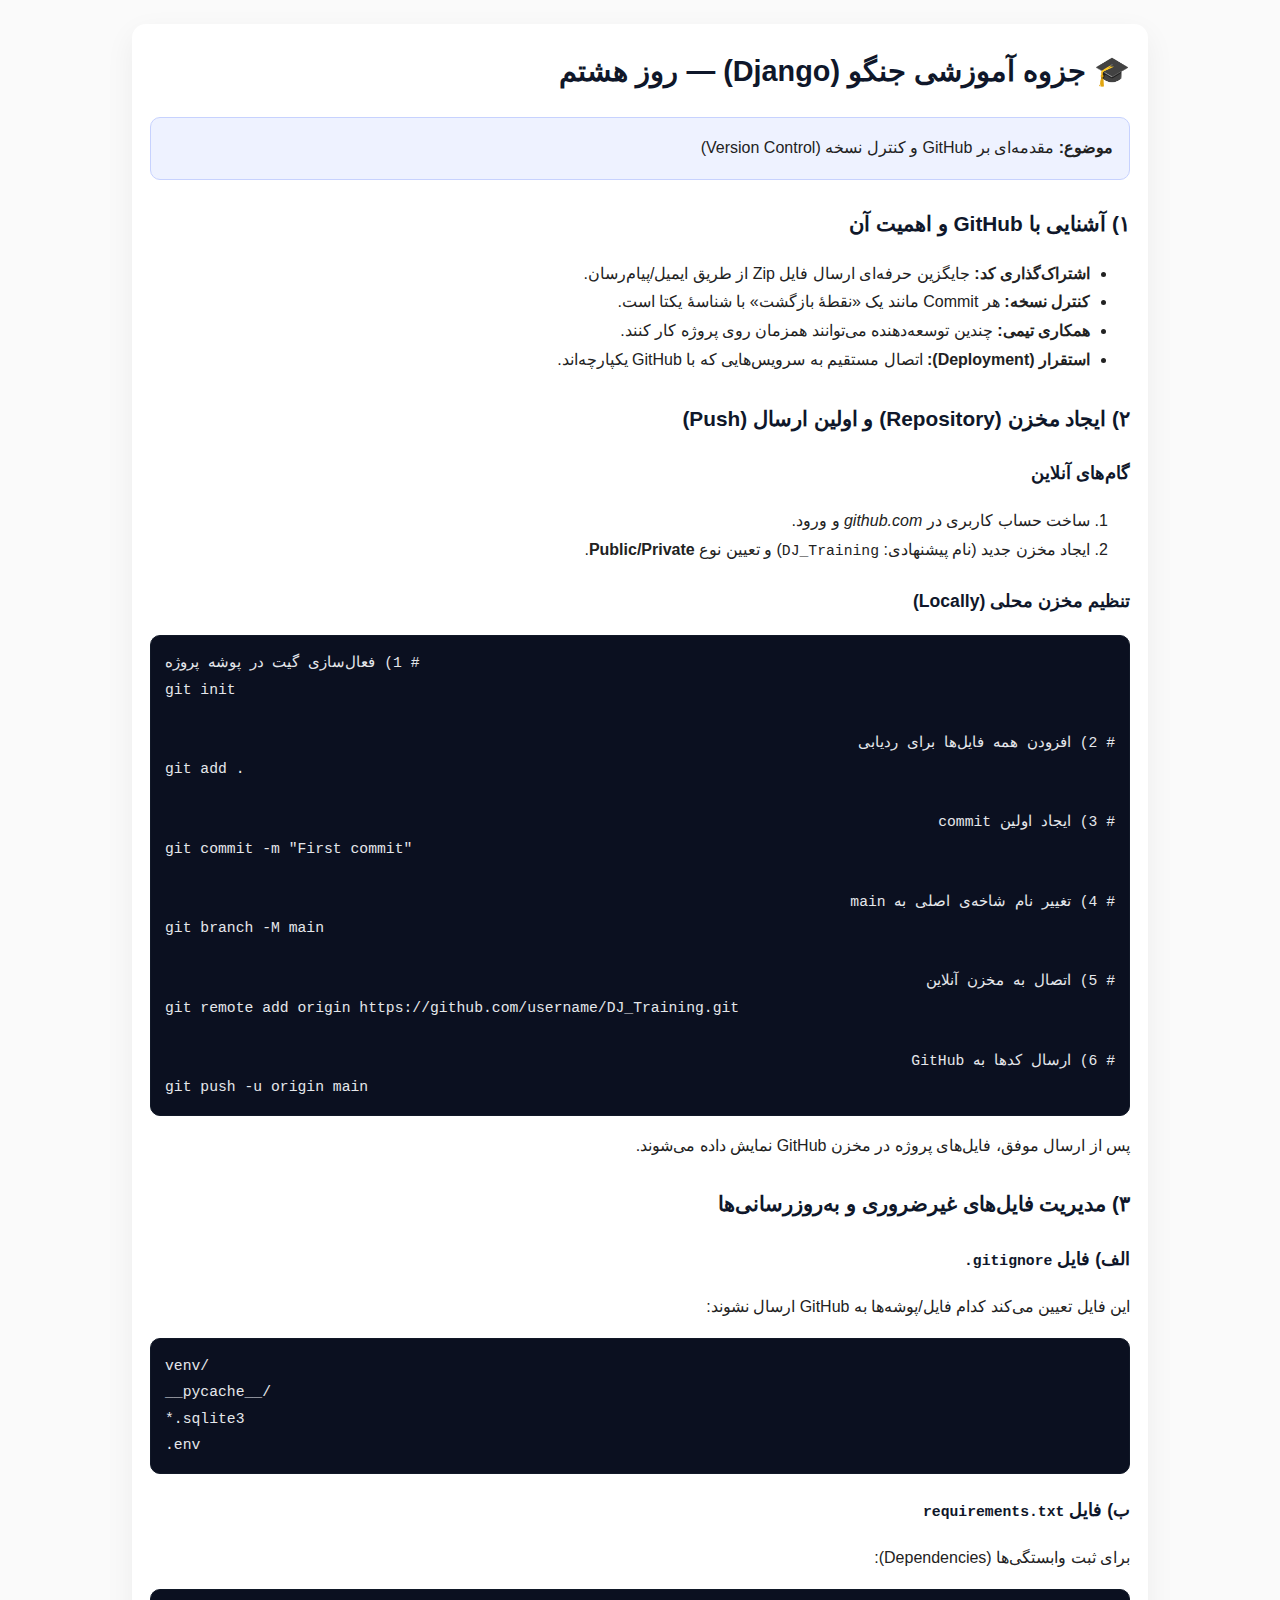
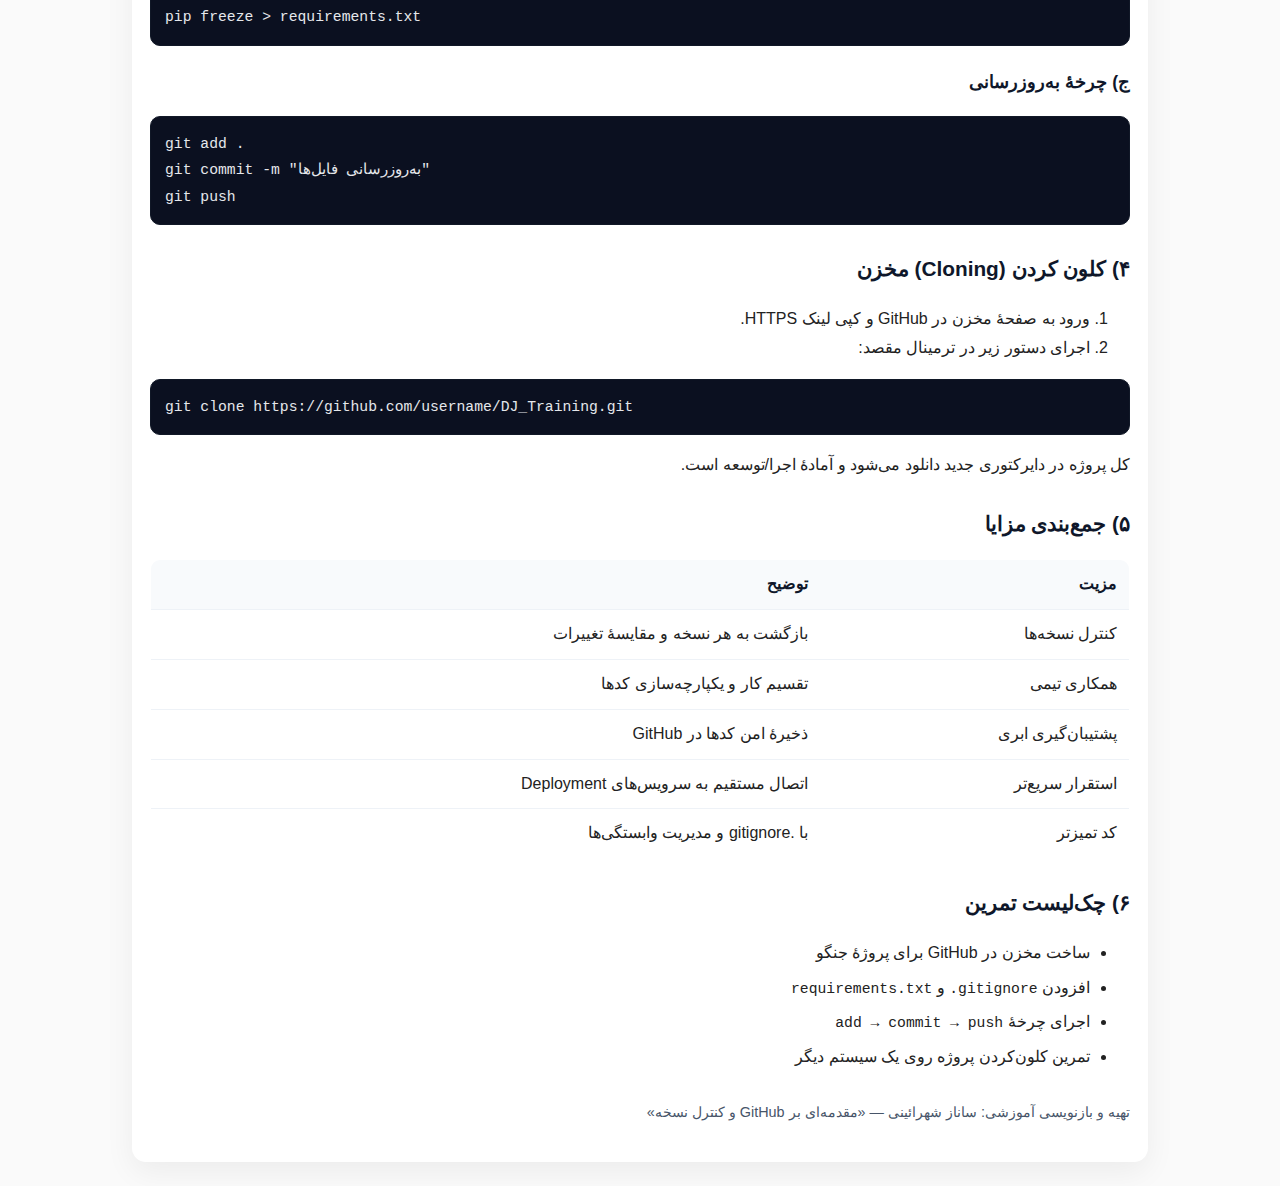
<file: files/django_lesson8_github_intro.html>
<!DOCTYPE html>
<html lang="fa" dir="rtl">
<head>
  <meta charset="UTF-8" />
  <meta name="viewport" content="width=device-width, initial-scale=1.0" />
  <title>جزوه آموزشی جنگو — روز هشتم: مقدمه‌ای بر GitHub و کنترل نسخه</title>
  <style>
    body {
      font-family: Vazirmatn, IRANSans, "Segoe UI", Tahoma, Arial, sans-serif;
      margin: 0; padding: 0; background: #fafafa; color: #222;
      line-height: 1.8;
    }
    .container {
      max-width: 980px; margin: 24px auto; padding: 22px 18px;
      background: #fff; border-radius: 14px; box-shadow: 0 10px 30px rgba(0,0,0,.06);
    }
    h1, h2, h3 { color: #0f172a; margin-top: 1.2em; }
    h1 { font-size: 1.8rem; margin-top: 0; }
    h2 { font-size: 1.3rem; }
    h3 { font-size: 1.1rem; }
    .lead {
      background: #eef2ff; border: 1px solid #c7d2fe; padding: 16px; border-radius: 10px;
    }
    code, pre {
      font-family: ui-monospace, SFMono-Regular, Menlo, Monaco, Consolas, "Liberation Mono", monospace;
      font-size: .92rem; direction: ltr; unicode-bidi: plaintext;
    }
    pre {
      background: #0b1020; color: #e5e7eb; padding: 14px; border-radius: 10px; overflow: auto;
      border: 1px solid #111827; margin: 12px 0;
    }
    table {
      width: 100%; border-collapse: collapse; margin: 12px 0 16px;
      border: 1px solid #e5e7eb; border-radius: 10px; overflow: hidden;
    }
    th, td {
      text-align: right; padding: 10px 12px; border-bottom: 1px solid #eef2f7;
      vertical-align: top;
    }
    thead th { background: #f8fafc; color: #0f172a; }
    .tips {
      background: #ecfeff; border: 1px solid #a5f3fc; padding: 12px; border-radius: 10px; color: #164e63;
      margin-top: 12px;
    }
    .footer {
      margin-top: 28px; font-size: .9rem; color: #475569;
    }
    .checklist li { margin: 6px 0; }
  </style>
</head>
<body>
  <div class="container">
    <h1>🎓 جزوه آموزشی جنگو (Django) — روز هشتم</h1>
    <p class="lead"><strong>موضوع:</strong> مقدمه‌ای بر GitHub و کنترل نسخه (Version Control)</p>

    <section>
      <h2>۱) آشنایی با GitHub و اهمیت آن</h2>
      <ul>
        <li><strong>اشتراک‌گذاری کد:</strong> جایگزین حرفه‌ای ارسال فایل Zip از طریق ایمیل/پیام‌رسان.</li>
        <li><strong>کنترل نسخه:</strong> هر Commit مانند یک «نقطهٔ بازگشت» با شناسهٔ یکتا است.</li>
        <li><strong>همکاری تیمی:</strong> چندین توسعه‌دهنده می‌توانند همزمان روی پروژه کار کنند.</li>
        <li><strong>استقرار (Deployment):</strong> اتصال مستقیم به سرویس‌هایی که با GitHub یکپارچه‌اند.</li>
      </ul>
    </section>

    <section>
      <h2>۲) ایجاد مخزن (Repository) و اولین ارسال (Push)</h2>
      <h3>گام‌های آنلاین</h3>
      <ol>
        <li>ساخت حساب کاربری در <em>github.com</em> و ورود.</li>
        <li>ایجاد مخزن جدید (نام پیشنهادی: <code>DJ_Training</code>) و تعیین نوع <strong>Public/Private</strong>.</li>
      </ol>

      <h3>تنظیم مخزن محلی (Locally)</h3>
      <pre><code># 1) فعال‌سازی گیت در پوشه پروژه
git init

# 2) افزودن همه فایل‌ها برای ردیابی
git add .

# 3) ایجاد اولین commit
git commit -m "First commit"

# 4) تغییر نام شاخه‌ی اصلی به main
git branch -M main

# 5) اتصال به مخزن آنلاین
git remote add origin https://github.com/username/DJ_Training.git

# 6) ارسال کدها به GitHub
git push -u origin main</code></pre>
      <p>پس از ارسال موفق، فایل‌های پروژه در مخزن GitHub نمایش داده می‌شوند.</p>
    </section>

    <section>
      <h2>۳) مدیریت فایل‌های غیرضروری و به‌روزرسانی‌ها</h2>
      <h3>الف) فایل <code>.gitignore</code></h3>
      <p>این فایل تعیین می‌کند کدام فایل/پوشه‌ها به GitHub ارسال نشوند:</p>
      <pre><code>venv/
__pycache__/
*.sqlite3
.env
</code></pre>

      <h3>ب) فایل <code>requirements.txt</code></h3>
      <p>برای ثبت وابستگی‌ها (Dependencies):</p>
      <pre><code>pip freeze &gt; requirements.txt</code></pre>

      <h3>ج) چرخهٔ به‌روزرسانی</h3>
      <pre><code>git add .
git commit -m "به‌روزرسانی فایل‌ها"
git push</code></pre>
    </section>

    <section>
      <h2>۴) کلون کردن (Cloning) مخزن</h2>
      <ol>
        <li>ورود به صفحهٔ مخزن در GitHub و کپی لینک HTTPS.</li>
        <li>اجرای دستور زیر در ترمینال مقصد:</li>
      </ol>
      <pre><code>git clone https://github.com/username/DJ_Training.git</code></pre>
      <p>کل پروژه در دایرکتوری جدید دانلود می‌شود و آمادهٔ اجرا/توسعه است.</p>
    </section>

    <section>
      <h2>۵) جمع‌بندی مزایا</h2>
      <table>
        <thead><tr><th>مزیت</th><th>توضیح</th></tr></thead>
        <tbody>
          <tr><td>کنترل نسخه‌ها</td><td>بازگشت به هر نسخه و مقایسهٔ تغییرات</td></tr>
          <tr><td>همکاری تیمی</td><td>تقسیم کار و یکپارچه‌سازی کدها</td></tr>
          <tr><td>پشتیبان‌گیری ابری</td><td>ذخیرهٔ امن کدها در GitHub</td></tr>
          <tr><td>استقرار سریع‌تر</td><td>اتصال مستقیم به سرویس‌های Deployment</td></tr>
          <tr><td>کد تمیزتر</td><td>با .gitignore و مدیریت وابستگی‌ها</td></tr>
        </tbody>
      </table>
    </section>

    <section>
      <h2>۶) چک‌لیست تمرین</h2>
      <ul class="checklist">
        <li>ساخت مخزن در GitHub برای پروژهٔ جنگو</li>
        <li>افزودن <code>.gitignore</code> و <code>requirements.txt</code></li>
        <li>اجرای چرخهٔ <code>add &rarr; commit &rarr; push</code></li>
        <li>تمرین کلون‌کردن پروژه روی یک سیستم دیگر</li>
      </ul>
    </section>

    <section class="footer">
      <p>تهیه و بازنویسی آموزشی: ساناز شهرائینی — «مقدمه‌ای بر GitHub و کنترل نسخه»</p>
    </section>
  </div>
</body>
</html>
</file>
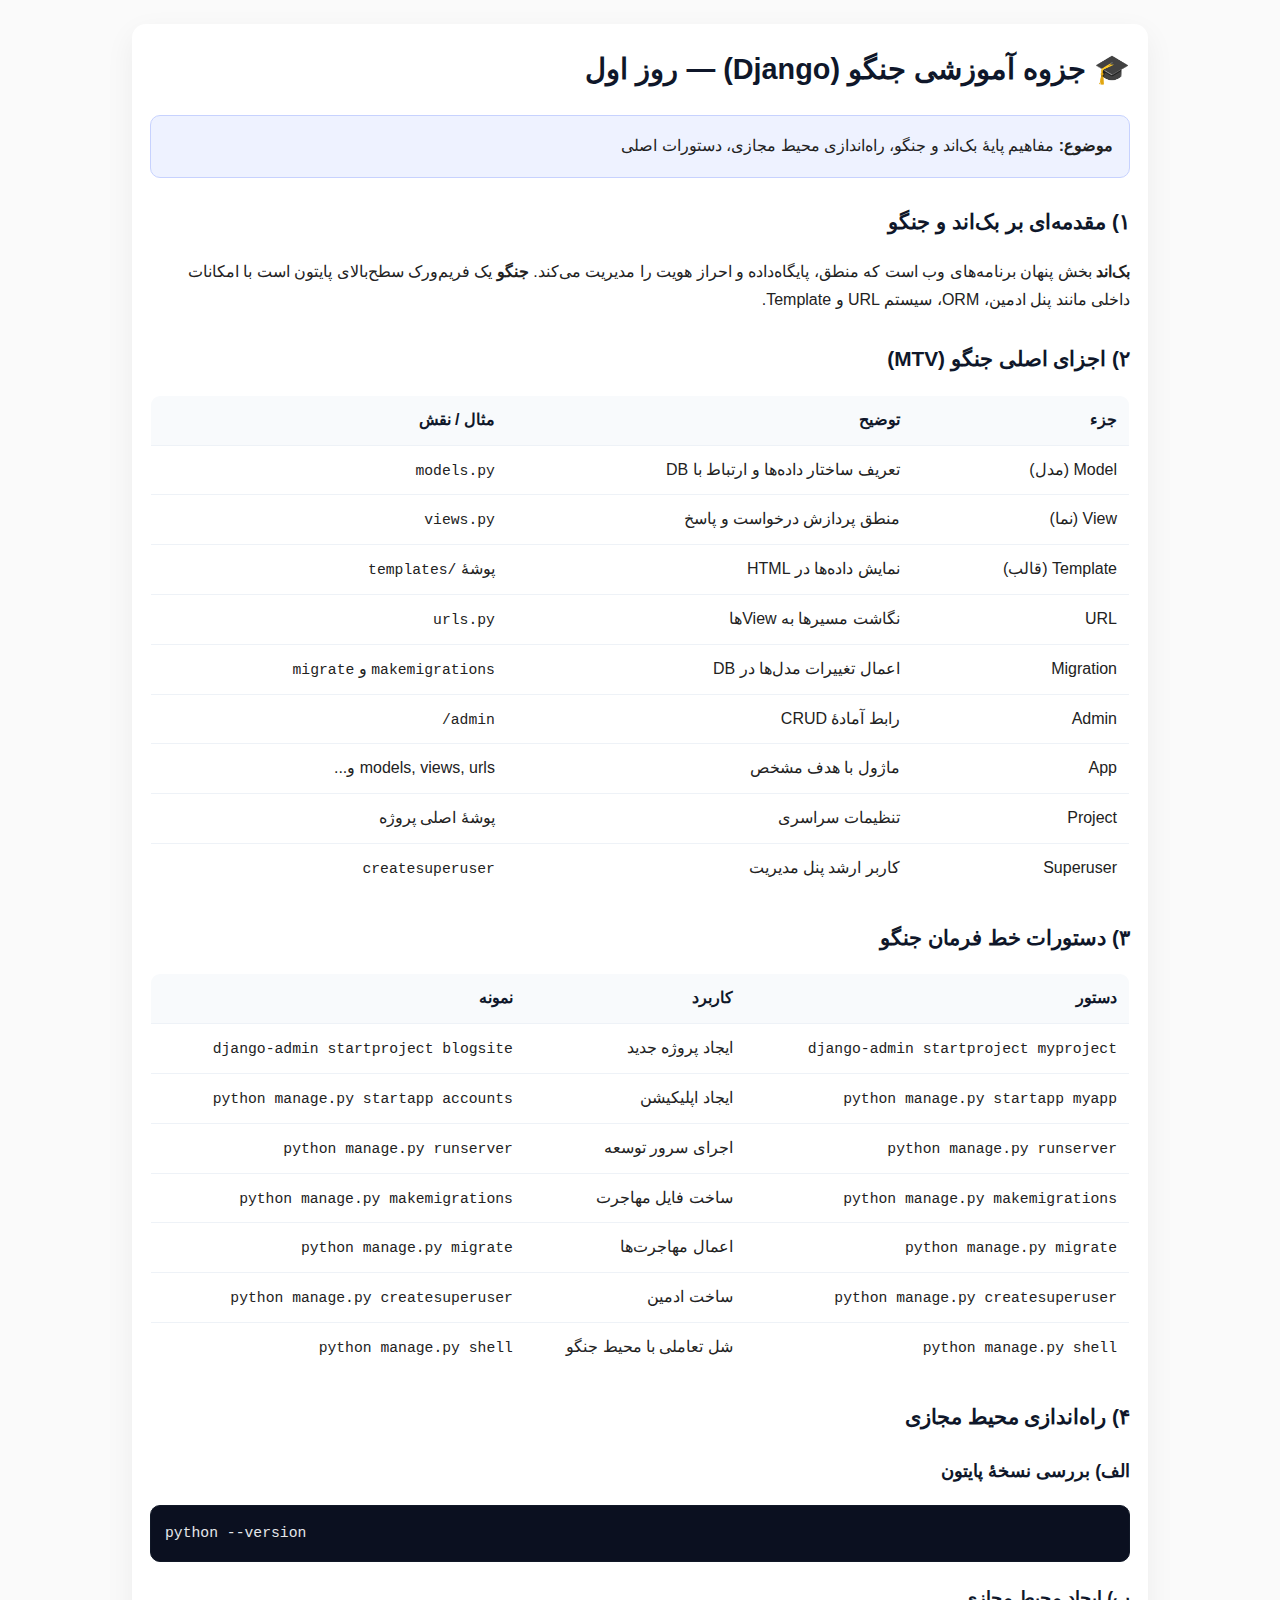
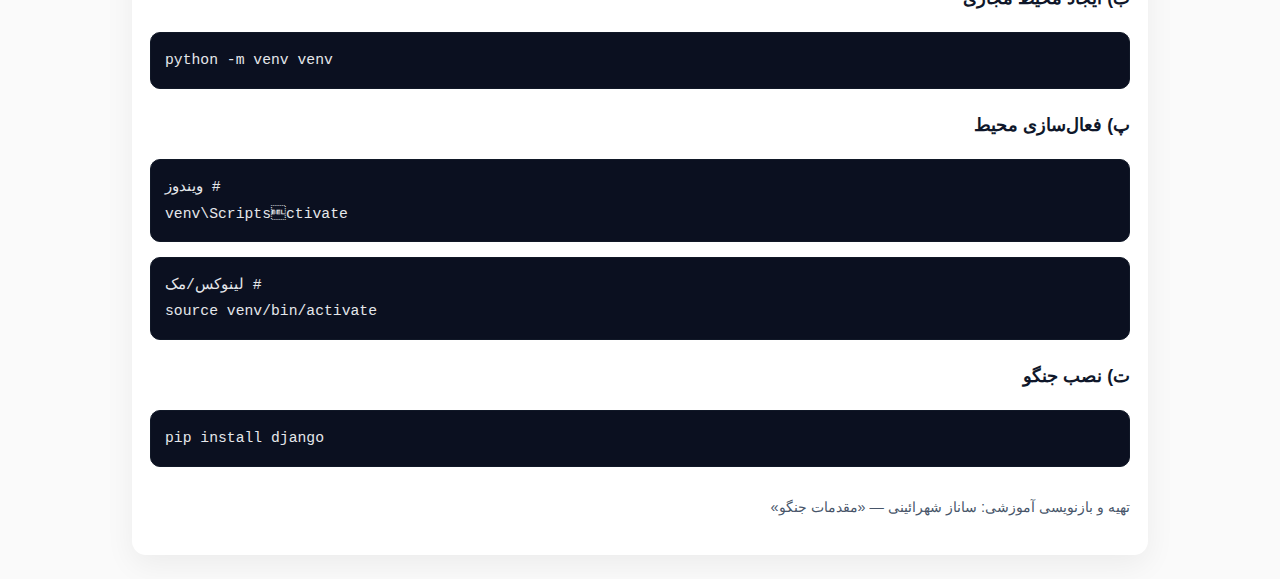
<file: lesson1/templates/lesson1/django_lesson1_basics.html>
<!DOCTYPE html>
<html lang="fa" dir="rtl">
<head>
  <meta charset="UTF-8" />
  <meta name="viewport" content="width=device-width, initial-scale=1.0" />
  <title>جزوه آموزشی جنگو — روز اول: مقدمات، محیط مجازی و دستورات</title>
  <style>
  body {
    font-family: Vazirmatn, IRANSans, "Segoe UI", Tahoma, Arial, sans-serif;
    margin: 0; padding: 0; background: #fafafa; color: #222;
    line-height: 1.8;
  }
  .container {
    max-width: 980px; margin: 24px auto; padding: 20px 18px;
    background: #fff; border-radius: 14px; box-shadow: 0 10px 30px rgba(0,0,0,.06);
  }
  h1, h2, h3 { color: #0f172a; margin-top: 1.2em; }
  h1 { font-size: 1.8rem; margin-top: 0; }
  h2 { font-size: 1.3rem; }
  h3 { font-size: 1.1rem; }
  .lead { background: #eef2ff; border: 1px solid #c7d2fe; padding: 16px; border-radius: 10px; }
  .pill {
    display: inline-block; background: #f1f5f9; color: #0f172a; padding: 6px 10px;
    border-radius: 999px; font-size: .86rem; margin-left: 6px; margin-bottom: 6px;
    border: 1px solid #e2e8f0;
  }
  code, pre {
    font-family: ui-monospace, SFMono-Regular, Menlo, Monaco, Consolas, "Liberation Mono", monospace;
    font-size: .92rem;
    direction: ltr; unicode-bidi: plaintext;
  }
  pre {
    background: #0b1020; color: #e5e7eb; padding: 14px; border-radius: 10px; overflow: auto;
    border: 1px solid #111827;
  }
  table {
    width: 100%; border-collapse: collapse; margin: 10px 0 16px;
    border: 1px solid #e5e7eb; border-radius: 10px; overflow: hidden;
  }
  th, td {
    text-align: right; padding: 10px 12px; border-bottom: 1px solid #eef2f7;
    vertical-align: top;
  }
  thead th { background: #f8fafc; color: #0f172a; }
  .tips { background: #ecfeff; border: 1px solid #a5f3fc; padding: 12px; border-radius: 10px; color: #164e63; }
  .footer { margin-top: 28px; font-size: .9rem; color: #475569; }
</style>
</head>
<body>
  <div class="container">
    <h1>🎓 جزوه آموزشی جنگو (Django) — روز اول</h1>
    <p class="lead"><strong>موضوع:</strong> مفاهیم پایهٔ بک‌اند و جنگو، راه‌اندازی محیط مجازی، دستورات اصلی</p>

    <section>
      <h2>۱) مقدمه‌ای بر بک‌اند و جنگو</h2>
      <p><strong>بک‌اند</strong> بخش پنهان برنامه‌های وب است که منطق، پایگاه‌داده و احراز هویت را مدیریت می‌کند. 
      <strong>جنگو</strong> یک فریم‌ورک سطح‌بالای پایتون است با امکانات داخلی مانند پنل ادمین، ORM، سیستم URL و Template.</p>
    </section>

    <section>
      <h2>۲) اجزای اصلی جنگو (MTV)</h2>
      <table>
        <thead><tr><th>جزء</th><th>توضیح</th><th>مثال / نقش</th></tr></thead>
        <tbody>
          <tr><td>Model (مدل)</td><td>تعریف ساختار داده‌ها و ارتباط با DB</td><td><code>models.py</code></td></tr>
          <tr><td>View (نما)</td><td>منطق پردازش درخواست و پاسخ</td><td><code>views.py</code></td></tr>
          <tr><td>Template (قالب)</td><td>نمایش داده‌ها در HTML</td><td>پوشهٔ <code>templates/</code></td></tr>
          <tr><td>URL</td><td>نگاشت مسیرها به Viewها</td><td><code>urls.py</code></td></tr>
          <tr><td>Migration</td><td>اعمال تغییرات مدل‌ها در DB</td><td><code>makemigrations</code> و <code>migrate</code></td></tr>
          <tr><td>Admin</td><td>رابط آمادهٔ CRUD</td><td><code>/admin</code></td></tr>
          <tr><td>App</td><td>ماژول با هدف مشخص</td><td>models, views, urls و...</td></tr>
          <tr><td>Project</td><td>تنظیمات سراسری</td><td>پوشهٔ اصلی پروژه</td></tr>
          <tr><td>Superuser</td><td>کاربر ارشد پنل مدیریت</td><td><code>createsuperuser</code></td></tr>
        </tbody>
      </table>
    </section>

    <section>
      <h2>۳) دستورات خط فرمان جنگو</h2>
      <table>
        <thead><tr><th>دستور</th><th>کاربرد</th><th>نمونه</th></tr></thead>
        <tbody>
          <tr><td><code>django-admin startproject myproject</code></td><td>ایجاد پروژه جدید</td><td><code>django-admin startproject blogsite</code></td></tr>
          <tr><td><code>python manage.py startapp myapp</code></td><td>ایجاد اپلیکیشن</td><td><code>python manage.py startapp accounts</code></td></tr>
          <tr><td><code>python manage.py runserver</code></td><td>اجرای سرور توسعه</td><td><code>python manage.py runserver</code></td></tr>
          <tr><td><code>python manage.py makemigrations</code></td><td>ساخت فایل مهاجرت</td><td><code>python manage.py makemigrations</code></td></tr>
          <tr><td><code>python manage.py migrate</code></td><td>اعمال مهاجرت‌ها</td><td><code>python manage.py migrate</code></td></tr>
          <tr><td><code>python manage.py createsuperuser</code></td><td>ساخت ادمین</td><td><code>python manage.py createsuperuser</code></td></tr>
          <tr><td><code>python manage.py shell</code></td><td>شل تعاملی با محیط جنگو</td><td><code>python manage.py shell</code></td></tr>
        </tbody>
      </table>
    </section>

    <section>
      <h2>۴) راه‌اندازی محیط مجازی</h2>
      <h3>الف) بررسی نسخهٔ پایتون</h3>
      <pre><code>python --version</code></pre>
      <h3>ب) ایجاد محیط مجازی</h3>
      <pre><code>python -m venv venv</code></pre>
      <h3>پ) فعال‌سازی محیط</h3>
      <div class="grid">
        <pre><code># ویندوز
venv\Scriptsctivate</code></pre>
        <pre><code># لینوکس/مک
source venv/bin/activate</code></pre>
      </div>
      <h3>ت) نصب جنگو</h3>
      <pre><code>pip install django</code></pre>
    </section>

    <section class="footer">
      <p>تهیه و بازنویسی آموزشی: ساناز شهرائینی — «مقدمات جنگو»</p>
    </section>
  </div>
</body>
</html>
</file>
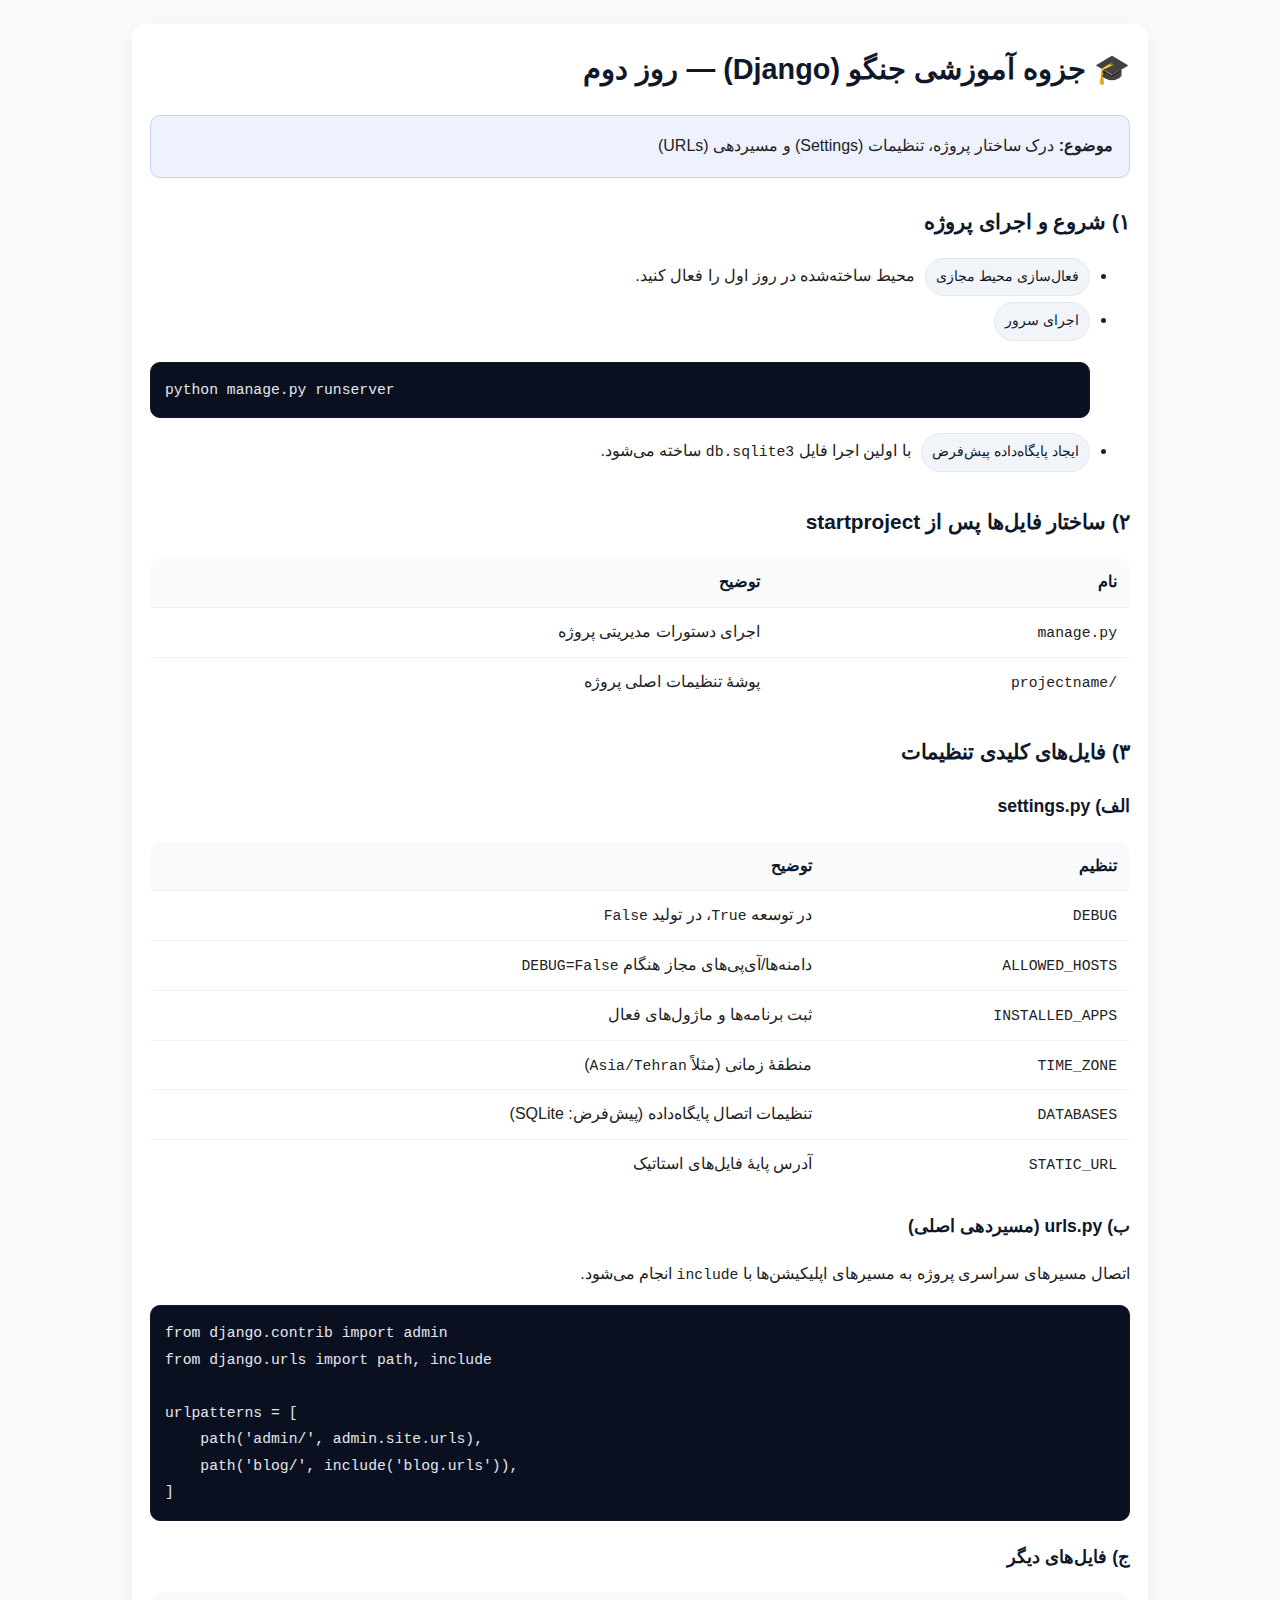
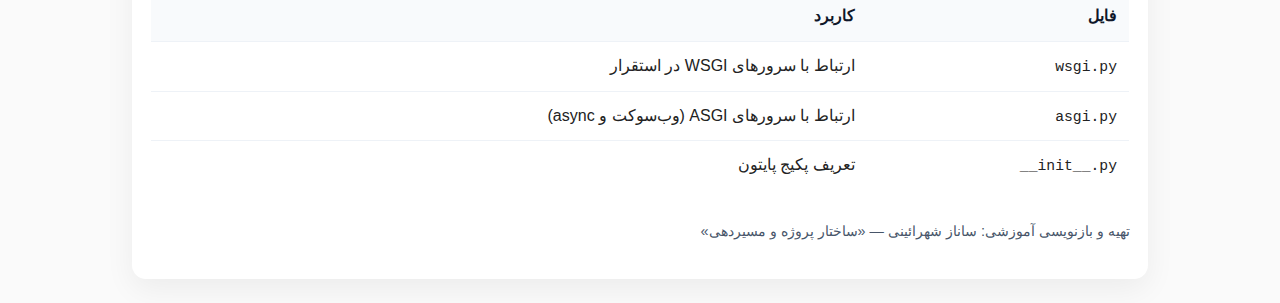
<file: lesson2/templates/lesson2/django_lesson2_project_settings_urls.html>
<!DOCTYPE html>
<html lang="fa" dir="rtl">
<head>
  <meta charset="UTF-8" />
  <meta name="viewport" content="width=device-width, initial-scale=1.0" />
  <title>جزوه آموزشی جنگو — روز دوم: ساختار پروژه، Settings و URLs</title>
  <style>
  body {
    font-family: Vazirmatn, IRANSans, "Segoe UI", Tahoma, Arial, sans-serif;
    margin: 0; padding: 0; background: #fafafa; color: #222;
    line-height: 1.8;
  }
  .container {
    max-width: 980px; margin: 24px auto; padding: 20px 18px;
    background: #fff; border-radius: 14px; box-shadow: 0 10px 30px rgba(0,0,0,.06);
  }
  h1, h2, h3 { color: #0f172a; margin-top: 1.2em; }
  h1 { font-size: 1.8rem; margin-top: 0; }
  h2 { font-size: 1.3rem; }
  h3 { font-size: 1.1rem; }
  .lead { background: #eef2ff; border: 1px solid #c7d2fe; padding: 16px; border-radius: 10px; }
  .pill {
    display: inline-block; background: #f1f5f9; color: #0f172a; padding: 6px 10px;
    border-radius: 999px; font-size: .86rem; margin-left: 6px; margin-bottom: 6px;
    border: 1px solid #e2e8f0;
  }
  code, pre {
    font-family: ui-monospace, SFMono-Regular, Menlo, Monaco, Consolas, "Liberation Mono", monospace;
    font-size: .92rem;
    direction: ltr; unicode-bidi: plaintext;
  }
  pre {
    background: #0b1020; color: #e5e7eb; padding: 14px; border-radius: 10px; overflow: auto;
    border: 1px solid #111827;
  }
  table {
    width: 100%; border-collapse: collapse; margin: 10px 0 16px;
    border: 1px solid #e5e7eb; border-radius: 10px; overflow: hidden;
  }
  th, td {
    text-align: right; padding: 10px 12px; border-bottom: 1px solid #eef2f7;
    vertical-align: top;
  }
  thead th { background: #f8fafc; color: #0f172a; }
  .tips { background: #ecfeff; border: 1px solid #a5f3fc; padding: 12px; border-radius: 10px; color: #164e63; }
  .footer { margin-top: 28px; font-size: .9rem; color: #475569; }
</style>
</head>
<body>
  <div class="container">
    <h1>🎓 جزوه آموزشی جنگو (Django) — روز دوم</h1>
    <p class="lead"><strong>موضوع:</strong> درک ساختار پروژه، تنظیمات (Settings) و مسیردهی (URLs)</p>

    <section>
      <h2>۱) شروع و اجرای پروژه</h2>
      <ul>
        <li><span class="pill">فعال‌سازی محیط مجازی</span> محیط ساخته‌شده در روز اول را فعال کنید.</li>
        <li><span class="pill">اجرای سرور</span>
          <pre><code>python manage.py runserver</code></pre>
        </li>
        <li><span class="pill">ایجاد پایگاه‌داده پیش‌فرض</span> با اولین اجرا فایل <code>db.sqlite3</code> ساخته می‌شود.</li>
      </ul>
    </section>

    <section>
      <h2>۲) ساختار فایل‌ها پس از startproject</h2>
      <table>
        <thead><tr><th>نام</th><th>توضیح</th></tr></thead>
        <tbody>
          <tr><td><code>manage.py</code></td><td>اجرای دستورات مدیریتی پروژه</td></tr>
          <tr><td><code>projectname/</code></td><td>پوشهٔ تنظیمات اصلی پروژه</td></tr>
        </tbody>
      </table>
    </section>

    <section>
      <h2>۳) فایل‌های کلیدی تنظیمات</h2>

      <h3>الف) settings.py</h3>
      <table>
        <thead><tr><th>تنظیم</th><th>توضیح</th></tr></thead>
        <tbody>
          <tr><td><code>DEBUG</code></td><td>در توسعه <code>True</code>، در تولید <code>False</code></td></tr>
          <tr><td><code>ALLOWED_HOSTS</code></td><td>دامنه‌ها/آی‌پی‌های مجاز هنگام <code>DEBUG=False</code></td></tr>
          <tr><td><code>INSTALLED_APPS</code></td><td>ثبت برنامه‌ها و ماژول‌های فعال</td></tr>
          <tr><td><code>TIME_ZONE</code></td><td>منطقهٔ زمانی (مثلاً <code>Asia/Tehran</code>)</td></tr>
          <tr><td><code>DATABASES</code></td><td>تنظیمات اتصال پایگاه‌داده (پیش‌فرض: SQLite)</td></tr>
          <tr><td><code>STATIC_URL</code></td><td>آدرس پایهٔ فایل‌های استاتیک</td></tr>
        </tbody>
      </table>

      <h3>ب) urls.py (مسیردهی اصلی)</h3>
      <p>اتصال مسیرهای سراسری پروژه به مسیرهای اپلیکیشن‌ها با <code>include</code> انجام می‌شود.</p>
      <pre><code>from django.contrib import admin
from django.urls import path, include

urlpatterns = [
    path('admin/', admin.site.urls),
    path('blog/', include('blog.urls')),
]</code></pre>

      <h3>ج) فایل‌های دیگر</h3>
      <table>
        <thead><tr><th>فایل</th><th>کاربرد</th></tr></thead>
        <tbody>
          <tr><td><code>wsgi.py</code></td><td>ارتباط با سرورهای WSGI در استقرار</td></tr>
          <tr><td><code>asgi.py</code></td><td>ارتباط با سرورهای ASGI (وب‌سوکت و async)</td></tr>
          <tr><td><code>__init__.py</code></td><td>تعریف پکیج پایتون</td></tr>
        </tbody>
      </table>
    </section>

    <section class="footer">
      <p>تهیه و بازنویسی آموزشی: ساناز شهرائینی — «ساختار پروژه و مسیردهی»</p>
    </section>
  </div>
</body>
</html>
</file>
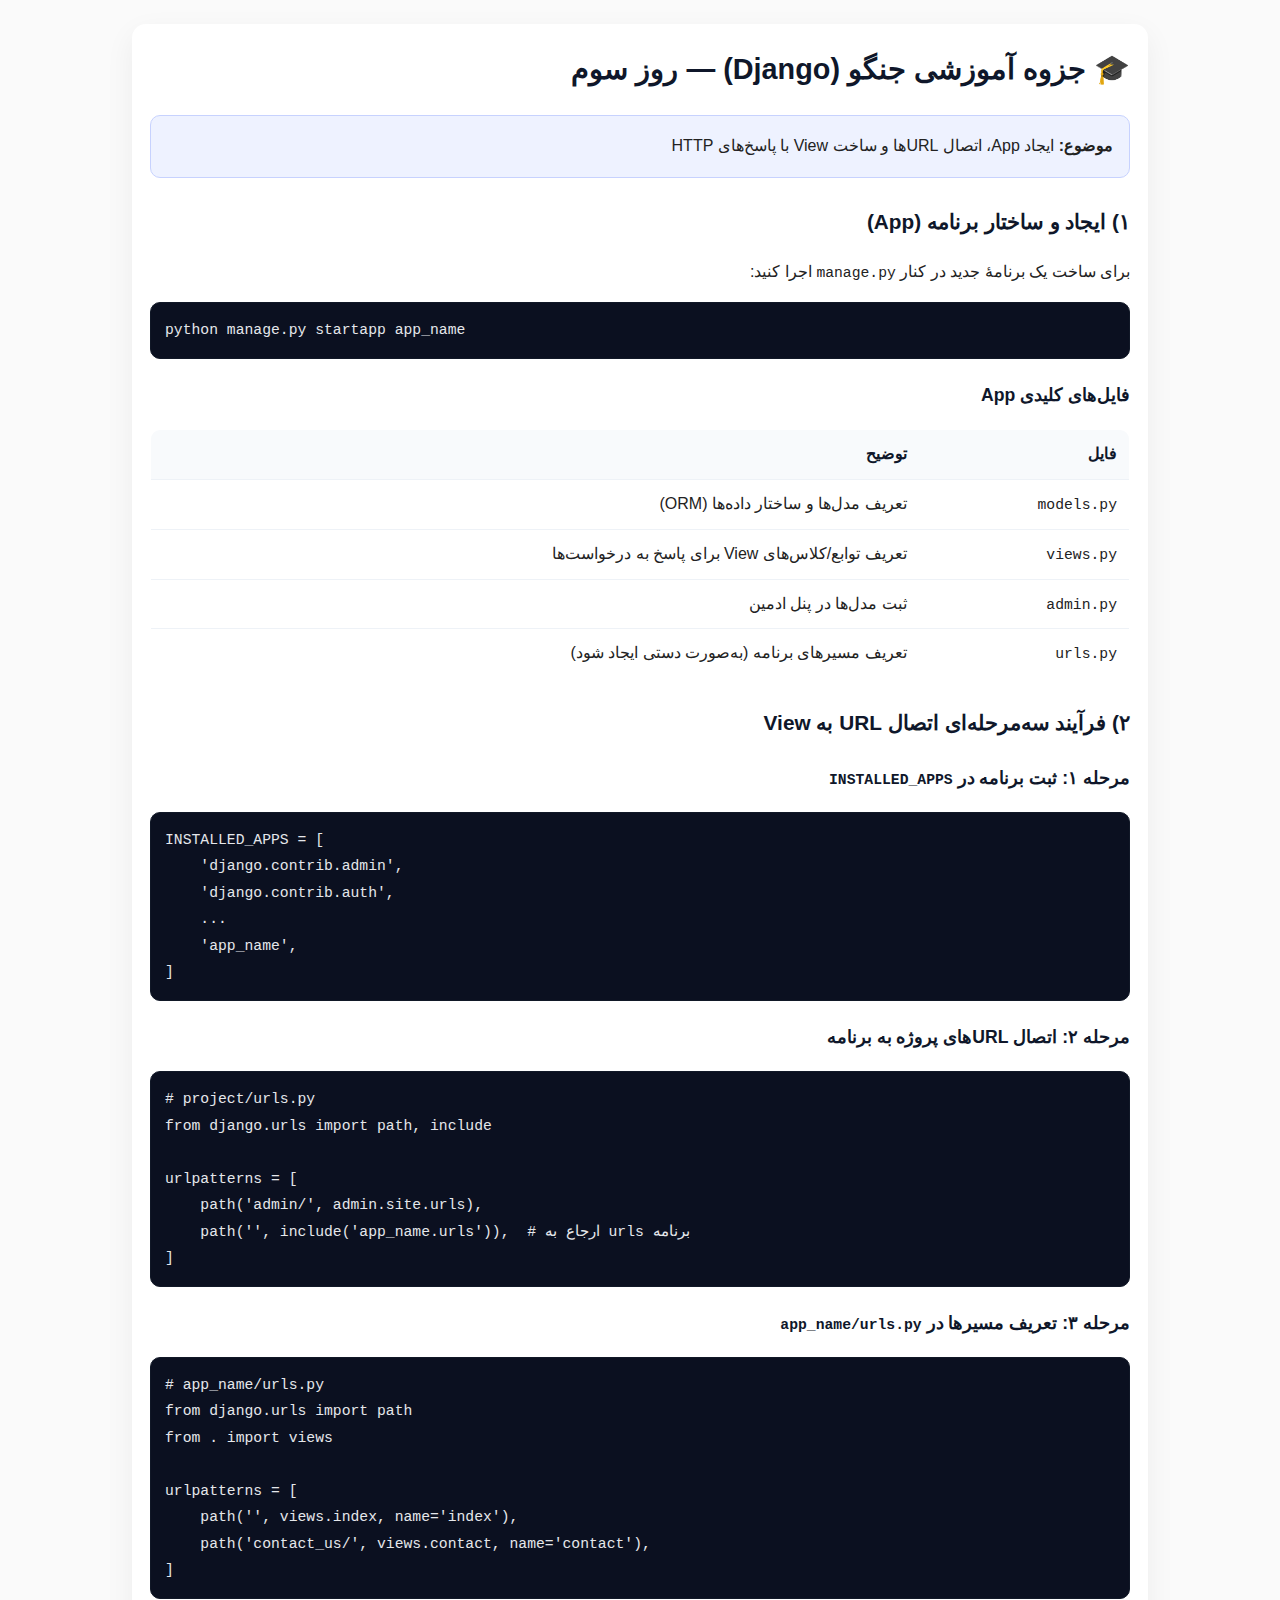
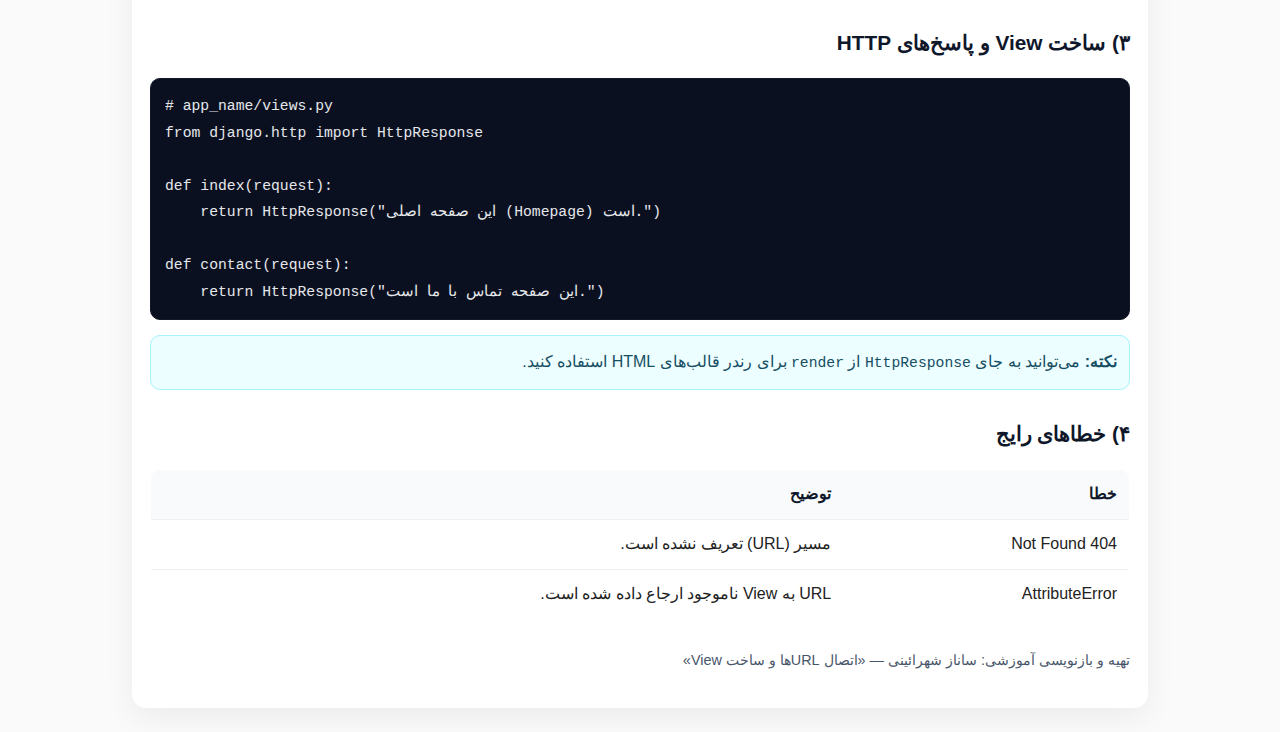
<file: lesson3/templates/lesson3/django_lesson3_urls_views.html>
<!DOCTYPE html>
<html lang="fa" dir="rtl">
<head>
  <meta charset="UTF-8" />
  <meta name="viewport" content="width=device-width, initial-scale=1.0" />
  <title>جزوه آموزشی جنگو — روز سوم: اتصال پروژه و برنامه با URLs و HTTP Response</title>
  <style>
  body {
    font-family: Vazirmatn, IRANSans, "Segoe UI", Tahoma, Arial, sans-serif;
    margin: 0; padding: 0; background: #fafafa; color: #222;
    line-height: 1.8;
  }
  .container {
    max-width: 980px; margin: 24px auto; padding: 20px 18px;
    background: #fff; border-radius: 14px; box-shadow: 0 10px 30px rgba(0,0,0,.06);
  }
  h1, h2, h3 { color: #0f172a; margin-top: 1.2em; }
  h1 { font-size: 1.8rem; margin-top: 0; }
  h2 { font-size: 1.3rem; }
  h3 { font-size: 1.1rem; }
  .lead { background: #eef2ff; border: 1px solid #c7d2fe; padding: 16px; border-radius: 10px; }
  .pill {
    display: inline-block; background: #f1f5f9; color: #0f172a; padding: 6px 10px;
    border-radius: 999px; font-size: .86rem; margin-left: 6px; margin-bottom: 6px;
    border: 1px solid #e2e8f0;
  }
  code, pre {
    font-family: ui-monospace, SFMono-Regular, Menlo, Monaco, Consolas, "Liberation Mono", monospace;
    font-size: .92rem;
    direction: ltr; unicode-bidi: plaintext;
  }
  pre {
    background: #0b1020; color: #e5e7eb; padding: 14px; border-radius: 10px; overflow: auto;
    border: 1px solid #111827;
  }
  table {
    width: 100%; border-collapse: collapse; margin: 10px 0 16px;
    border: 1px solid #e5e7eb; border-radius: 10px; overflow: hidden;
  }
  th, td {
    text-align: right; padding: 10px 12px; border-bottom: 1px solid #eef2f7;
    vertical-align: top;
  }
  thead th { background: #f8fafc; color: #0f172a; }
  .tips { background: #ecfeff; border: 1px solid #a5f3fc; padding: 12px; border-radius: 10px; color: #164e63; }
  .footer { margin-top: 28px; font-size: .9rem; color: #475569; }
</style>
</head>
<body>
  <div class="container">
    <h1>🎓 جزوه آموزشی جنگو (Django) — روز سوم</h1>
    <p class="lead"><strong>موضوع:</strong> ایجاد App، اتصال URLها و ساخت View با پاسخ‌های HTTP</p>

    <section>
      <h2>۱) ایجاد و ساختار برنامه (App)</h2>
      <p>برای ساخت یک برنامهٔ جدید در کنار <code>manage.py</code> اجرا کنید:</p>
      <pre><code>python manage.py startapp app_name</code></pre>

      <h3>فایل‌های کلیدی App</h3>
      <table>
        <thead><tr><th>فایل</th><th>توضیح</th></tr></thead>
        <tbody>
          <tr><td><code>models.py</code></td><td>تعریف مدل‌ها و ساختار داده‌ها (ORM)</td></tr>
          <tr><td><code>views.py</code></td><td>تعریف توابع/کلاس‌های View برای پاسخ به درخواست‌ها</td></tr>
          <tr><td><code>admin.py</code></td><td>ثبت مدل‌ها در پنل ادمین</td></tr>
          <tr><td><code>urls.py</code></td><td>تعریف مسیرهای برنامه (به‌صورت دستی ایجاد شود)</td></tr>
        </tbody>
      </table>
    </section>

    <section>
      <h2>۲) فرآیند سه‌مرحله‌ای اتصال URL به View</h2>

      <h3>مرحله ۱: ثبت برنامه در <code>INSTALLED_APPS</code></h3>
      <pre><code>INSTALLED_APPS = [
    'django.contrib.admin',
    'django.contrib.auth',
    ...
    'app_name',
]</code></pre>

      <h3>مرحله ۲: اتصال URLهای پروژه به برنامه</h3>
      <pre><code># project/urls.py
from django.urls import path, include

urlpatterns = [
    path('admin/', admin.site.urls),
    path('', include('app_name.urls')),  # ارجاع به urls برنامه
]</code></pre>

      <h3>مرحله ۳: تعریف مسیرها در <code>app_name/urls.py</code></h3>
      <pre><code># app_name/urls.py
from django.urls import path
from . import views

urlpatterns = [
    path('', views.index, name='index'),
    path('contact_us/', views.contact, name='contact'),
]</code></pre>
    </section>

    <section>
      <h2>۳) ساخت View و پاسخ‌های HTTP</h2>
      <pre><code># app_name/views.py
from django.http import HttpResponse

def index(request):
    return HttpResponse("این صفحه اصلی (Homepage) است.")

def contact(request):
    return HttpResponse("این صفحه تماس با ما است.")</code></pre>

      <div class="tips">
        <strong>نکته:</strong> می‌توانید به جای <code>HttpResponse</code> از <code>render</code> برای رندر قالب‌های HTML استفاده کنید.
      </div>
    </section>

    <section>
      <h2>۴) خطاهای رایج</h2>
      <table>
        <thead><tr><th>خطا</th><th>توضیح</th></tr></thead>
        <tbody>
          <tr><td>404 Not Found</td><td>مسیر (URL) تعریف نشده است.</td></tr>
          <tr><td>AttributeError</td><td>URL به View ناموجود ارجاع داده شده است.</td></tr>
        </tbody>
      </table>
    </section>

    <section class="footer">
      <p>تهیه و بازنویسی آموزشی: ساناز شهرائینی — «اتصال URLها و ساخت View»</p>
    </section>
  </div>
</body>
</html>
</file>
